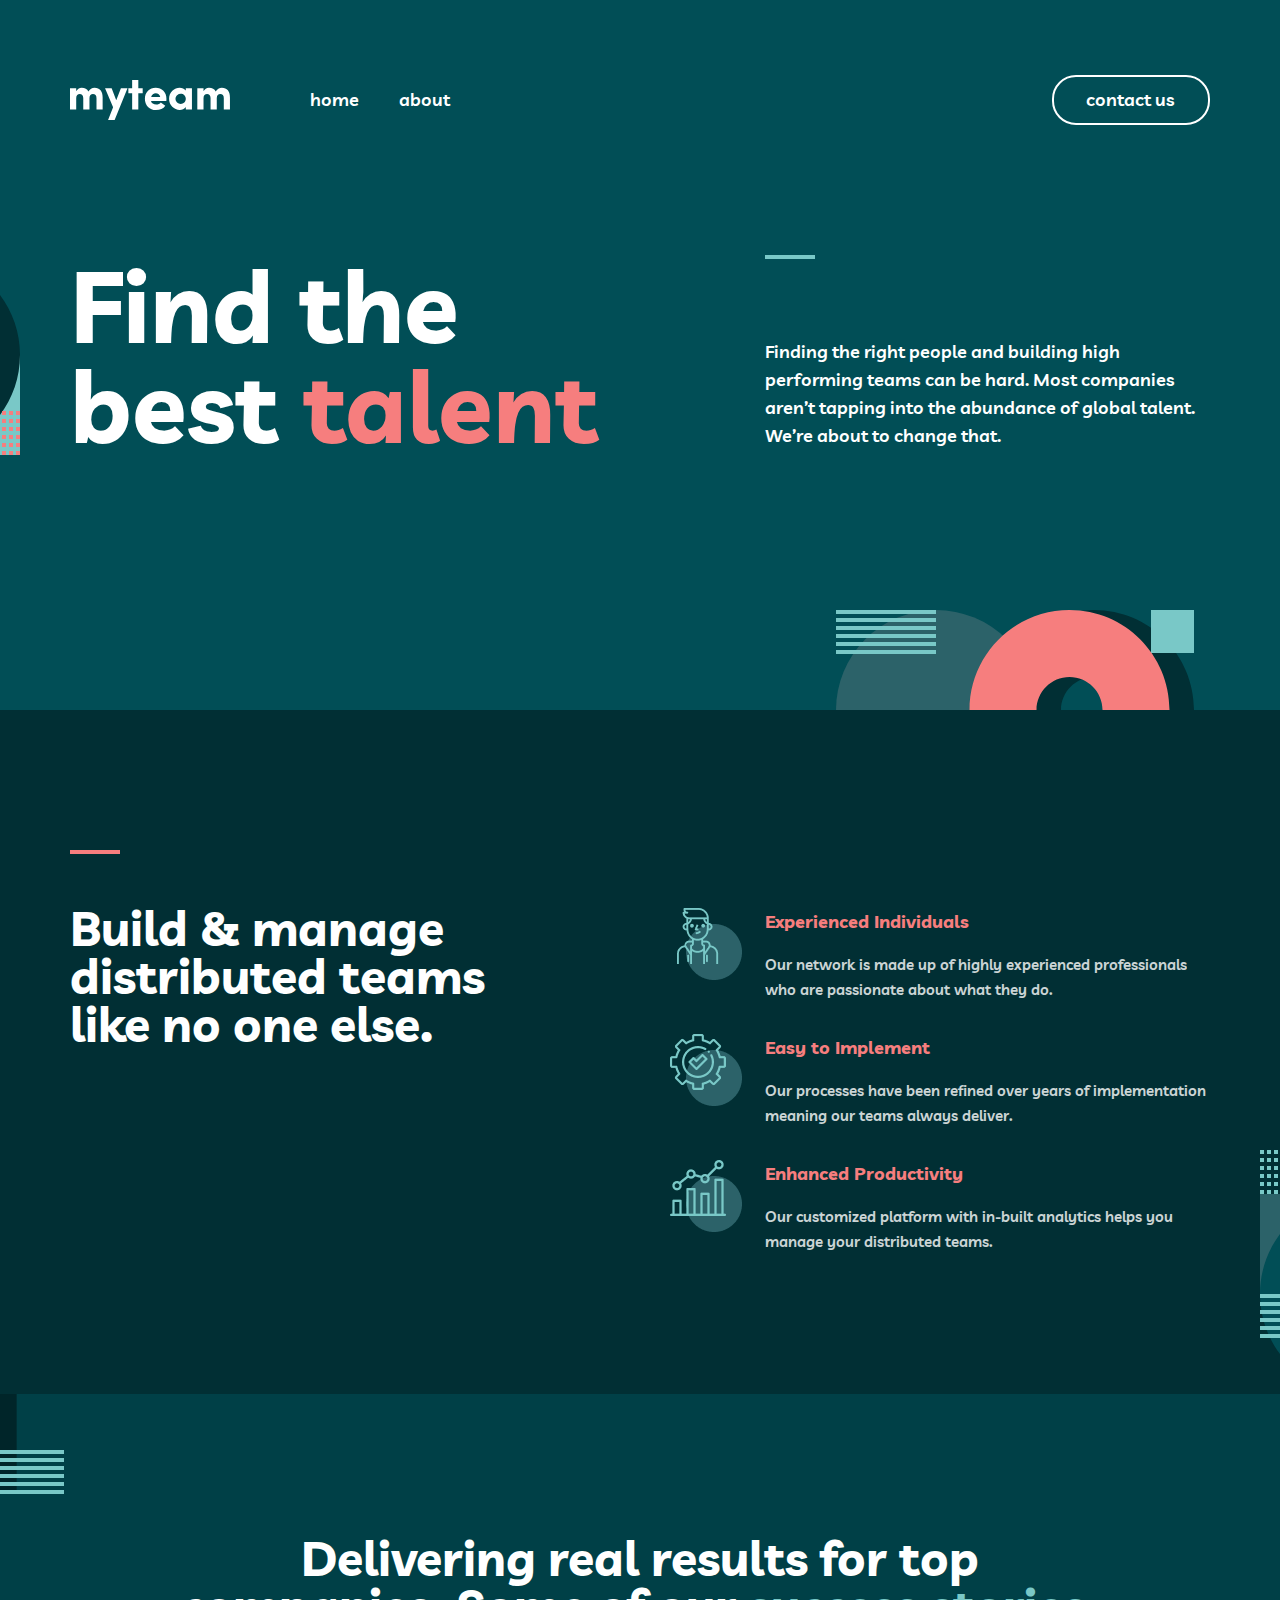
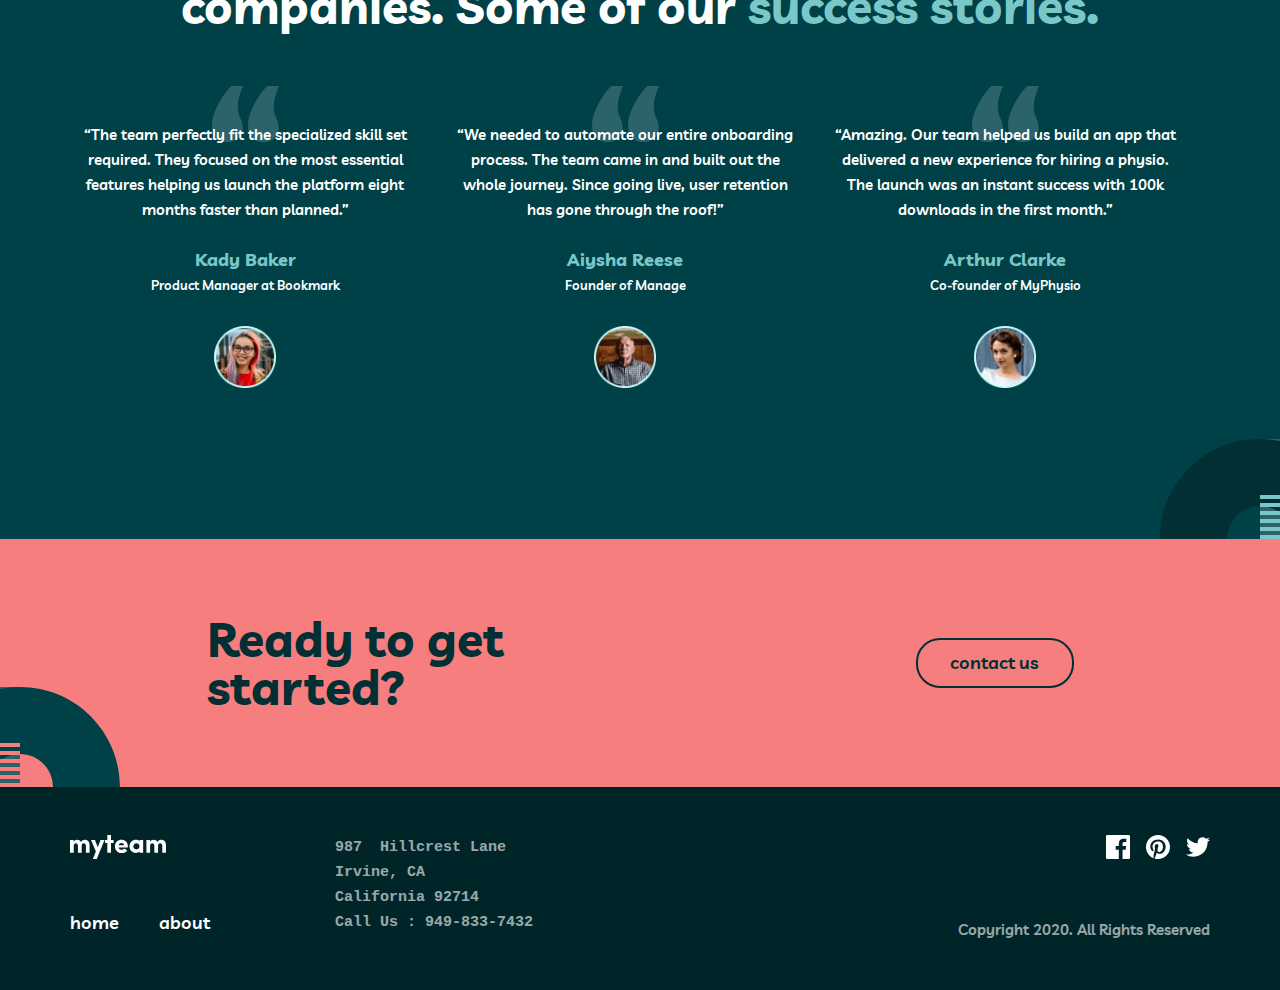
<file: index.html>
<!DOCTYPE html>
<html lang="en">

<head>
    <meta charset="UTF-8">
    <meta http-equiv="X-UA-Compatible" content="IE=edge">
    <meta name="viewport" content="width=device-width, initial-scale=1.0">
    <title>myTeam</title>
    <link rel="stylesheet" href="css/main.css">
</head>

<body>
    <header class="site-header">
        <div class="container site-header__container">
            <a class="logo site-header__logo" href="index.html">
                <img class="logo__img" src="images/myteam-logo.svg" alt="logo img" width="160" height="40">
            </a>
            <button class="site-header__menu-toggler"></button>
            <nav class="sitenav site-header__sitenav">
                <ul class="sitenav__list">
                    <li class="sitenav__item"><a class="sitenav__link" href="index.html">home</a></li>
                    <li class="sitenav__item"><a class="sitenav__link" href="about.html">about</a></li>
                </ul>
                <a class="sitenav__btn btn" href="contact.html">contact us</a>
            </nav>
        </div>
    </header>
    <main class="site-main">
        <section class="main-hero">
            <div class="container main-hero__container">
                <h1 class="main-hero__title">
                    Find the best&nbsp;<span>talent</span>
                </h1>
                <p class="main-hero__about">
                    Finding the right people and building high performing teams can be hard.
                    Most companies aren’t tapping into the abundance of global talent.
                    We’re about to change that.
                </p>
            </div>
        </section>

        <section class="build">
            <div class="container build__container">
                <h2 class="build__title">
                    Build & manage distributed teams like no one else.
                </h2>
                <ul class="build__list">
                    <li class="build__item">
                        <img class="build__img" src="images/experienced-individuals.png" alt="build img" width="72"
                            height="72">
                        <div class="build__item-wrap">
                            <h3 class="build__heading">Experienced Individuals</h3>
                            <p class="build__text">Our network is made up of highly
                                experienced professionals who are passionate about what they do.
                            </p>
                        </div>
                    </li>
                    <li class="build__item">
                        <img class="build__img" src="images/easy-to-emplement.png" alt="build img" width="72"
                            height="72">
                        <div class="build__item-wrap">
                            <h3 class="build__heading">Easy to Implement</h3>
                            <p class="build__text">Our processes have been
                                refined over years of implementation meaning our teams always deliver.
                            </p>
                        </div>
                    </li>
                    <li class="build__item">
                        <img class="build__img" src="images/enhanced-productivity.png" alt="build img" width="72"
                            height="72">
                        <div class="build__item-wrap">
                            <h3 class="build__heading">Enhanced Productivity</h3>
                            <p class="build__text">Our customized platform with in-built
                                analytics helps you manage your distributed teams.
                            </p>
                        </div>
                    </li>
                </ul>
            </div>
        </section>
        <section class="our">
            <div class="container our__container">
                <h2 class="our__title">Delivering real results for top companies. Some of our <span>success
                        stories.</span> </h2>
                <ul class="our__list">
                    <li class="our__item">
                        <p class="our__about"> “The team perfectly fit the specialized skill set required. They focused
                            on the most
                            essential features helping us launch the platform eight months faster than planned.”</p>
                        <h3 class="our__heading">Kady Baker</h3>
                        <span class="our__position">Product Manager at Bookmark</span>
                        <img class="our__img" src="images/kady-baker.png" alt="our img" width="62" height="62">
                    </li>
                    <li class="our__item">
                        <p class="our__about">“We needed to automate our entire onboarding process. The team came in and
                            built out
                            the whole journey. Since going live, user retention has gone through the roof!”</p>
                        <h3 class="our__heading">Aiysha Reese</h3>
                        <span class="our__position">Founder of Manage</span>
                        <img class="our__img" src="images/arthur-clarke.png" alt="our img" width="62" height="62">
                    </li>
                    <li class="our__item">
                        <p class="our__about">“Amazing. Our team helped us build an app that delivered a new experience
                            for hiring a physio.
                            The launch was an instant success with 100k downloads in the first month.”</p>
                        <h3 class="our__heading">Arthur Clarke</h3>
                        <span class="our__position">Co-founder of MyPhysio</span>
                        <img class="our__img" src="images/aiysha-reese.png" alt="our img" width="62" height="62">
                    </li>
                </ul>
            </div>
        </section>
        <section class="ready">
            <div class="container ready__container">
                <h2 class="ready__title">
                    Ready to get started?
                </h2>
                <a href="#" class="ready__btn btn">contact us</a>
            </div>
        </section>
    </main>

    <footer class="site-footer">
        <div class="container site-footer__container">
            <div class="site-footer__left">
                <div class="site-footer__left-wrap">
                    <a class="logo site-footer__logo" href="index.html"><img class="logo__img"
                            src="images/logo-img-footer.svg" alt="logo img" width="96" height="24"></a>
                    <div class="site-footer__menu">
                        <a class="site-footer__link" href="index.html">home</a>
                        <a class="site-footer__link" href="about.html">about</a>
                    </div>
                </div>
                <address class="site-footer__address">
                    <pre>987  Hillcrest Lane
Irvine, CA
California 92714
Call Us : 949-833-7432</pre>
                </address>
            </div>
            <div class="site-footer__right">
                <ul class="site-footer__social">
                    <li class="site-footer__social-item">
                        <a class="site-footer__social-link" href="https://www.facebook.com/facebook/">
                            <svg class=".site-footer__social-img" width="24" height="24" viewBox="0 0 24 24" fill="none"
                                xmlns="http://www.w3.org/2000/svg">
                                <path
                                    d="M22.675 0H1.325C0.593 0 0 0.593 0 1.325V22.676C0 23.407 0.593 24 1.325 24H12.82V14.706H9.692V11.084H12.82V8.413C12.82 5.313 14.713 3.625 17.479 3.625C18.804 3.625 19.942 3.724 20.274 3.768V7.008L18.356 7.009C16.852 7.009 16.561 7.724 16.561 8.772V11.085H20.148L19.681 14.707H16.561V24H22.677C23.407 24 24 23.407 24 22.675V1.325C24 0.593 23.407 0 22.675 0Z"
                                    fill="white" />
                            </svg>
                        </a>
                    </li>
                    <li class="site-footer__social-item">
                        <a class="site-footer__social-link" href="https://www.pinterest.com/">
                            <svg class=".site-footer__social-img" width="24" height="24" viewBox="0 0 24 24" fill="none"
                                xmlns="http://www.w3.org/2000/svg">
                                <path id="pinterest-icon"
                                    d="M12 0C5.373 0 0 5.372 0 12C0 17.084 3.163 21.426 7.627 23.174C7.522 22.225 7.427 20.769 7.669 19.733C7.887 18.796 9.076 13.768 9.076 13.768C9.076 13.768 8.717 13.049 8.717 11.986C8.717 10.318 9.684 9.072 10.888 9.072C11.911 9.072 12.406 9.841 12.406 10.762C12.406 11.791 11.751 13.33 11.412 14.757C11.129 15.951 12.011 16.926 13.189 16.926C15.322 16.926 16.961 14.677 16.961 11.431C16.961 8.558 14.897 6.549 11.949 6.549C8.535 6.549 6.531 9.11 6.531 11.756C6.531 12.787 6.928 13.894 7.424 14.494C7.522 14.613 7.536 14.718 7.507 14.839L7.174 16.199C7.121 16.419 7 16.466 6.772 16.36C5.273 15.662 4.336 13.471 4.336 11.711C4.336 7.926 7.086 4.449 12.265 4.449C16.428 4.449 19.663 7.416 19.663 11.38C19.663 15.516 17.056 18.844 13.436 18.844C12.22 18.844 11.077 18.213 10.686 17.466L9.938 20.319C9.667 21.362 8.936 22.669 8.446 23.465C9.57 23.812 10.763 24 12 24C18.627 24 24 18.627 24 12C24 5.372 18.627 0 12 0Z"
                                    fill="white" />
                            </svg>
                        </a>
                    </li>
                    <li class="site-footer__social-item">
                        <a class="site-footer__social-link" href="https://twitter.com/">
                            <svg class=".site-footer__social-img" width="24" height="20" viewBox="0 0 24 20" fill="none"
                                xmlns="http://www.w3.org/2000/svg">
                                <path id="twitter-icon"
                                    d="M24 2.55699C23.117 2.94899 22.168 3.21299 21.172 3.33199C22.189 2.72299 22.97 1.75799 23.337 0.607986C22.386 1.17199 21.332 1.58199 20.21 1.80299C19.313 0.845986 18.032 0.247986 16.616 0.247986C13.437 0.247986 11.101 3.21399 11.819 6.29299C7.728 6.08799 4.1 4.12799 1.671 1.14899C0.381 3.36199 1.002 6.25699 3.194 7.72299C2.388 7.69699 1.628 7.47599 0.965 7.10699C0.911 9.38799 2.546 11.522 4.914 11.997C4.221 12.185 3.462 12.229 2.69 12.081C3.316 14.037 5.134 15.46 7.29 15.5C5.22 17.123 2.612 17.848 0 17.54C2.179 18.937 4.768 19.752 7.548 19.752C16.69 19.752 21.855 12.031 21.543 5.10599C22.505 4.41099 23.34 3.54399 24 2.55699Z"
                                    fill="white" />
                            </svg>
                        </a>
                    </li>
                </ul>
                <p class="site-footer__about">
                    Copyright 2020. All Rights Reserved
                </p>
            </div>
        </div>

    </footer>

    <script src="js/script.js"></script>
</body>

</html>
</file>
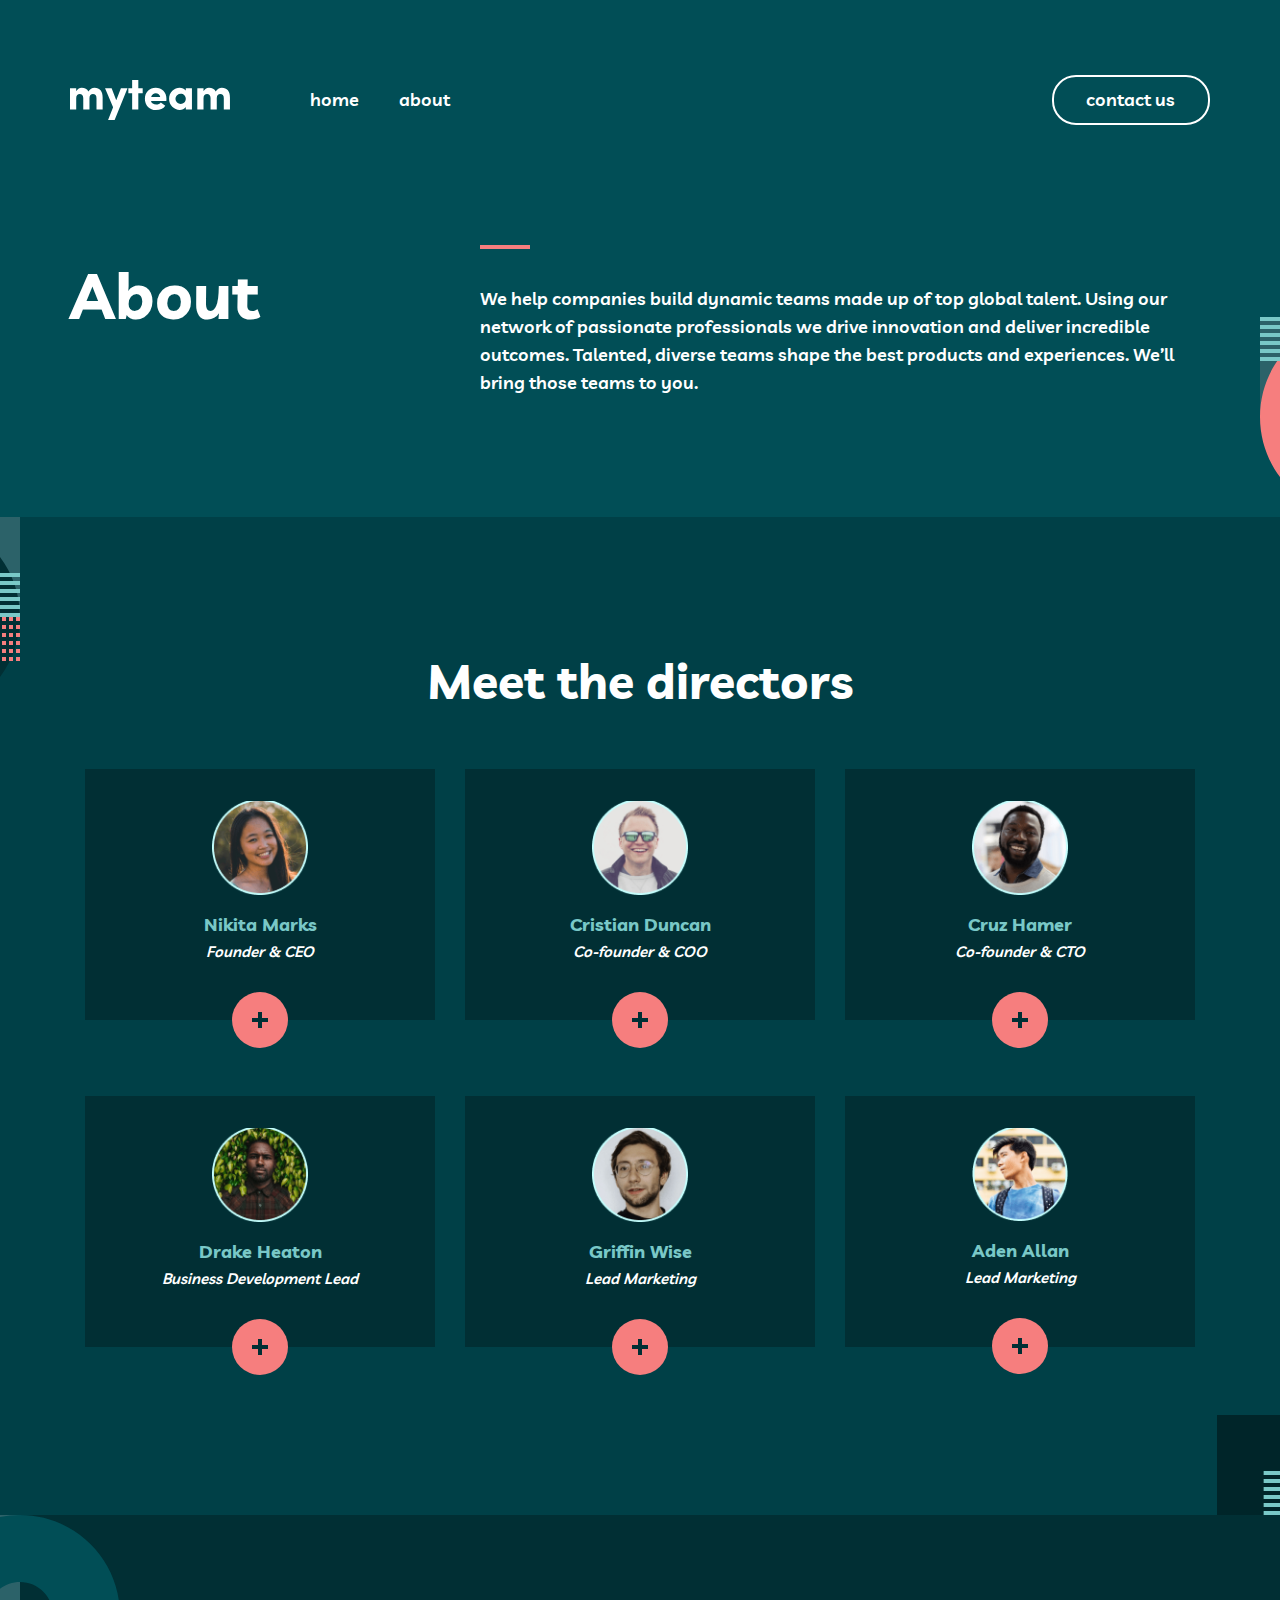
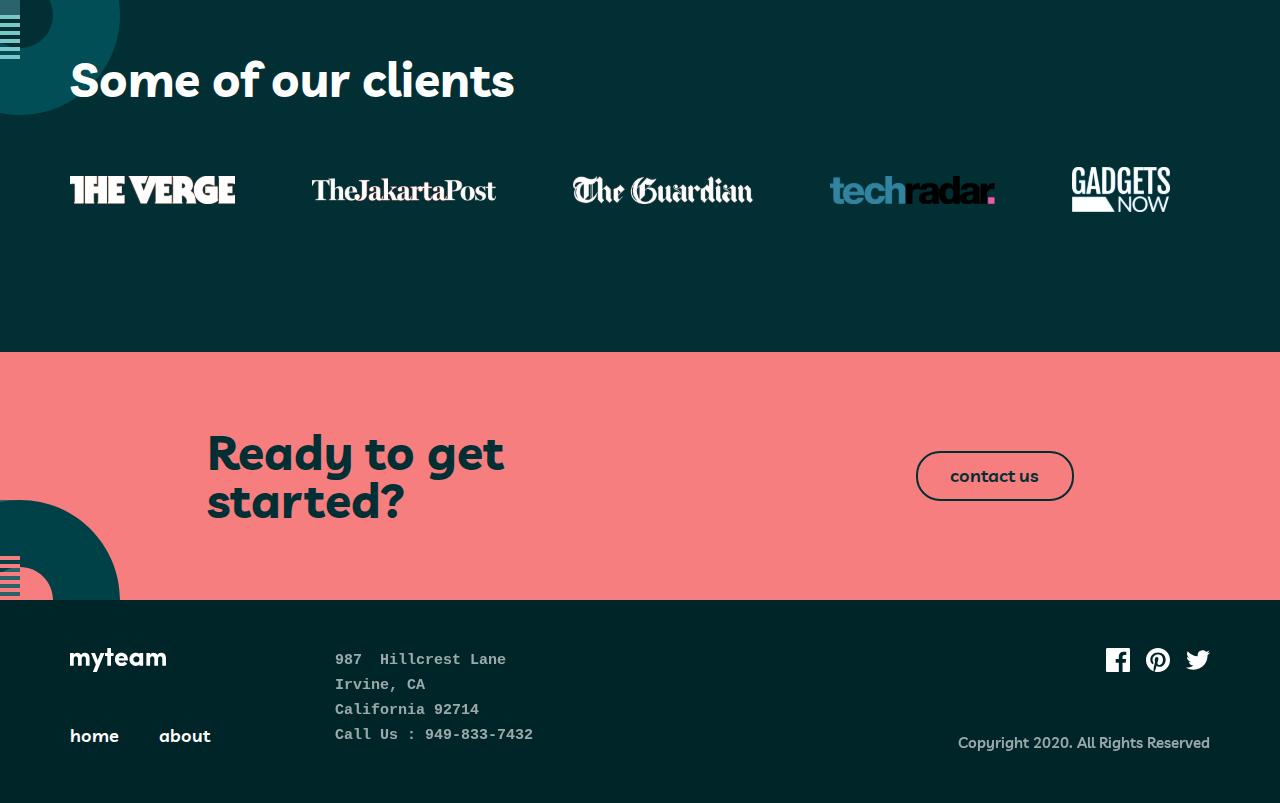
<file: about.html>
<!DOCTYPE html>
<html lang="en">

<head>
    <meta charset="UTF-8">
    <meta http-equiv="X-UA-Compatible" content="IE=edge">
    <meta name="viewport" content="width=device-width, initial-scale=1.0">
    <title>About</title>
    <link rel="stylesheet" href="css/main.css">
</head>

<body>
    <header class="site-header">
        <div class="container site-header__container">
            <a class="logo site-header__logo" href="index.html">
                <img class="logo__img" src="images/myteam-logo.svg" alt="logo img" width="160" height="40">
            </a>
            <button class="site-header__menu-toggler"></button>
            <nav class="sitenav site-header__sitenav">
                <ul class="sitenav__list">
                    <li class="sitenav__item"><a class="sitenav__link" href="index.html">home</a></li>
                    <li class="sitenav__item"><a class="sitenav__link" href="about.html">about</a></li>
                </ul>
                <a class="sitenav__btn btn" href="contact.html">contact us</a>
            </nav>
        </div>
    </header>
    <main class="site-main">

        <section class="about-hero">
            <div class="container about-hero__container">
                <h1 class="about-hero__title">
                    About
                </h1>
                <p class="about-hero__text">
                    We help companies build dynamic teams made up of top global talent. Using our network
                    of passionate professionals we drive innovation and deliver incredible outcomes.
                    Talented, diverse teams shape the best products and experiences. We’ll bring those teams to you.
                </p>
            </div>
        </section>
        <section class="meet">
            <div class="container meet__container">
                <h2 class="meet__title">
                    Meet the directors
                </h2>
                <ul class="meet__list ">
                    <li class="meet__item" id="toggler1">
                        <div class="meet__wrap">
                            <img src="images/nikita-marks.png" alt="meet person img" class="meet__img" width="96"
                                height="96">
                            <h3 class="meet__person">Nikita Marks</h3>
                            <span class="meet__position">Founder & CEO</span>
                        </div>
                        <div class="meet__wrap-close">
                            <h3 class="meet__person">Nikita Marks</h3>
                            <p class="meet__text">“Empowered teams create truly amazing products. Set the north star and
                                let them follow it.”
                            </p>
                            <div class="meet__social">
                                <a href="#" class="meet__social-link">
                                    <svg width="24" height="20" viewBox="0 0 24 20" fill="none"
                                        xmlns="http://www.w3.org/2000/svg">
                                        <path id="twitter-icon1"
                                            d="M24 2.55699C23.117 2.94899 22.168 3.21299 21.172 3.33199C22.189 2.72299 22.97 1.75799 23.337 0.607986C22.386 1.17199 21.332 1.58199 20.21 1.80299C19.313 0.845986 18.032 0.247986 16.616 0.247986C13.437 0.247986 11.101 3.21399 11.819 6.29299C7.728 6.08799 4.1 4.12799 1.671 1.14899C0.381 3.36199 1.002 6.25699 3.194 7.72299C2.388 7.69699 1.628 7.47599 0.965 7.10699C0.911 9.38799 2.546 11.522 4.914 11.997C4.221 12.185 3.462 12.229 2.69 12.081C3.316 14.037 5.134 15.46 7.29 15.5C5.22 17.123 2.612 17.848 0 17.54C2.179 18.937 4.768 19.752 7.548 19.752C16.69 19.752 21.855 12.031 21.543 5.10599C22.505 4.41099 23.34 3.54399 24 2.55699Z"
                                            fill="white" />
                                    </svg>
                                </a>
                                <a href="#" class="meet__social-link">
                                    <svg width="20" height="20" viewBox="0 0 20 20" fill="none"
                                        xmlns="http://www.w3.org/2000/svg">
                                        <g id="linked-in-icon1">
                                            <path id="Shape1" fill-rule="evenodd" clip-rule="evenodd"
                                                d="M2 0H18C19.1 0 20 0.9 20 2V18C20 19.1 19.1 20 18 20H2C0.9 20 0 19.1 0 18V2C0 0.9 0.9 0 2 0ZM6 17V8H3V17H6ZM4.5 6.3C3.5 6.3 2.7 5.5 2.7 4.5C2.7 3.5 3.5 2.7 4.5 2.7C5.5 2.7 6.3 3.5 6.3 4.5C6.3 5.5 5.5 6.3 4.5 6.3ZM14 17H17V11.3C17 9.4 15.4 7.8 13.5 7.8C12.6 7.8 11.5 8.4 11 9.2V8H8V17H11V11.7C11 10.9 11.7 10.2 12.5 10.2C13.3 10.2 14 10.9 14 11.7V17Z"
                                                fill="white" />
                                        </g>
                                    </svg>
                                </a>
                            </div>
                        </div>
                        <button class="meet__btn"></button>
                    </li>
                    <li class="meet__item" id="toggler2">
                        <div class="meet__wrap">
                            <img src="images/cristian-duncan.png" alt="meet person img" class="meet__img" width="96"
                                height="96">
                            <h3 class="meet__person">Cristian Duncan</h3>
                            <span class="meet__position">Co-founder & COO</span>
                        </div>
                        <div class="meet__wrap-close">
                            <h3 class="meet__person">Cristian Duncan</h3>
                            <p class="meet__text">“Empowered teams create truly amazing products. Set the north star and
                                let them follow it.”
                            </p>
                            <div class="meet__social">
                                <a href="#" class="meet__social-link">
                                    <svg width="24" height="20" viewBox="0 0 24 20" fill="none"
                                        xmlns="http://www.w3.org/2000/svg">
                                        <path id="twitter-icon2"
                                            d="M24 2.55699C23.117 2.94899 22.168 3.21299 21.172 3.33199C22.189 2.72299 22.97 1.75799 23.337 0.607986C22.386 1.17199 21.332 1.58199 20.21 1.80299C19.313 0.845986 18.032 0.247986 16.616 0.247986C13.437 0.247986 11.101 3.21399 11.819 6.29299C7.728 6.08799 4.1 4.12799 1.671 1.14899C0.381 3.36199 1.002 6.25699 3.194 7.72299C2.388 7.69699 1.628 7.47599 0.965 7.10699C0.911 9.38799 2.546 11.522 4.914 11.997C4.221 12.185 3.462 12.229 2.69 12.081C3.316 14.037 5.134 15.46 7.29 15.5C5.22 17.123 2.612 17.848 0 17.54C2.179 18.937 4.768 19.752 7.548 19.752C16.69 19.752 21.855 12.031 21.543 5.10599C22.505 4.41099 23.34 3.54399 24 2.55699Z"
                                            fill="white" />
                                    </svg>
                                </a>
                                <a href="#" class="meet__social-link">
                                    <svg width="20" height="20" viewBox="0 0 20 20" fill="none"
                                        xmlns="http://www.w3.org/2000/svg">
                                        <g id="linked-in-icon2">
                                            <path id="Shape2" fill-rule="evenodd" clip-rule="evenodd"
                                                d="M2 0H18C19.1 0 20 0.9 20 2V18C20 19.1 19.1 20 18 20H2C0.9 20 0 19.1 0 18V2C0 0.9 0.9 0 2 0ZM6 17V8H3V17H6ZM4.5 6.3C3.5 6.3 2.7 5.5 2.7 4.5C2.7 3.5 3.5 2.7 4.5 2.7C5.5 2.7 6.3 3.5 6.3 4.5C6.3 5.5 5.5 6.3 4.5 6.3ZM14 17H17V11.3C17 9.4 15.4 7.8 13.5 7.8C12.6 7.8 11.5 8.4 11 9.2V8H8V17H11V11.7C11 10.9 11.7 10.2 12.5 10.2C13.3 10.2 14 10.9 14 11.7V17Z"
                                                fill="white" />
                                        </g>
                                    </svg>
                                </a>
                            </div>
                        </div>
                        <button class="meet__btn"></button>
                    </li>
                    <li class="meet__item" id="toggler3">
                        <div class="meet__wrap">
                            <img src="images/cruz-hamer.png" alt="meet person img" class="meet__img" width="96"
                                height="96">
                            <h3 class="meet__person">Cruz Hamer</h3>
                            <span class="meet__position">Co-founder & CTO</span>
                        </div>
                        <div class="meet__wrap-close">
                            <h3 class="meet__person">Cruz Hamer</h3>
                            <p class="meet__text">“Empowered teams create truly amazing products. Set the north star and
                                let them follow it.”
                            </p>
                            <div class="meet__social">
                                <a href="#" class="meet__social-link">
                                    <svg width="24" height="20" viewBox="0 0 24 20" fill="none"
                                        xmlns="http://www.w3.org/2000/svg">
                                        <path id="twitter-icon3"
                                            d="M24 2.55699C23.117 2.94899 22.168 3.21299 21.172 3.33199C22.189 2.72299 22.97 1.75799 23.337 0.607986C22.386 1.17199 21.332 1.58199 20.21 1.80299C19.313 0.845986 18.032 0.247986 16.616 0.247986C13.437 0.247986 11.101 3.21399 11.819 6.29299C7.728 6.08799 4.1 4.12799 1.671 1.14899C0.381 3.36199 1.002 6.25699 3.194 7.72299C2.388 7.69699 1.628 7.47599 0.965 7.10699C0.911 9.38799 2.546 11.522 4.914 11.997C4.221 12.185 3.462 12.229 2.69 12.081C3.316 14.037 5.134 15.46 7.29 15.5C5.22 17.123 2.612 17.848 0 17.54C2.179 18.937 4.768 19.752 7.548 19.752C16.69 19.752 21.855 12.031 21.543 5.10599C22.505 4.41099 23.34 3.54399 24 2.55699Z"
                                            fill="white" />
                                    </svg>
                                </a>
                                <a href="#" class="meet__social-link">
                                    <svg width="20" height="20" viewBox="0 0 20 20" fill="none"
                                        xmlns="http://www.w3.org/2000/svg">
                                        <g id="linked-in-icon3">
                                            <path id="Shape3" fill-rule="evenodd" clip-rule="evenodd"
                                                d="M2 0H18C19.1 0 20 0.9 20 2V18C20 19.1 19.1 20 18 20H2C0.9 20 0 19.1 0 18V2C0 0.9 0.9 0 2 0ZM6 17V8H3V17H6ZM4.5 6.3C3.5 6.3 2.7 5.5 2.7 4.5C2.7 3.5 3.5 2.7 4.5 2.7C5.5 2.7 6.3 3.5 6.3 4.5C6.3 5.5 5.5 6.3 4.5 6.3ZM14 17H17V11.3C17 9.4 15.4 7.8 13.5 7.8C12.6 7.8 11.5 8.4 11 9.2V8H8V17H11V11.7C11 10.9 11.7 10.2 12.5 10.2C13.3 10.2 14 10.9 14 11.7V17Z"
                                                fill="white" />
                                        </g>
                                    </svg>
                                </a>
                            </div>
                        </div>
                        <button class="meet__btn"></button>
                    </li>
                    <li class="meet__item" id="toggler4">
                        <div class="meet__wrap">
                            <img src="images/drake-heaton.png" alt="meet person img" class="meet__img" width="96"
                                height="96">
                            <h3 class="meet__person">Drake Heaton</h3>
                            <span class="meet__position">Business Development Lead</span>
                        </div>
                        <div class="meet__wrap-close">
                            <h3 class="meet__person">Drake Heaton</h3>
                            <p class="meet__text">“Empowered teams create truly amazing products. Set the north star and
                                let them follow it.”
                            </p>
                            <div class="meet__social">
                                <a href="#" class="meet__social-link">
                                    <svg width="24" height="20" viewBox="0 0 24 20" fill="none"
                                        xmlns="http://www.w3.org/2000/svg">
                                        <path id="twitter-icon4"
                                            d="M24 2.55699C23.117 2.94899 22.168 3.21299 21.172 3.33199C22.189 2.72299 22.97 1.75799 23.337 0.607986C22.386 1.17199 21.332 1.58199 20.21 1.80299C19.313 0.845986 18.032 0.247986 16.616 0.247986C13.437 0.247986 11.101 3.21399 11.819 6.29299C7.728 6.08799 4.1 4.12799 1.671 1.14899C0.381 3.36199 1.002 6.25699 3.194 7.72299C2.388 7.69699 1.628 7.47599 0.965 7.10699C0.911 9.38799 2.546 11.522 4.914 11.997C4.221 12.185 3.462 12.229 2.69 12.081C3.316 14.037 5.134 15.46 7.29 15.5C5.22 17.123 2.612 17.848 0 17.54C2.179 18.937 4.768 19.752 7.548 19.752C16.69 19.752 21.855 12.031 21.543 5.10599C22.505 4.41099 23.34 3.54399 24 2.55699Z"
                                            fill="white" />
                                    </svg>
                                </a>
                                <a href="#" class="meet__social-link">
                                    <svg width="20" height="20" viewBox="0 0 20 20" fill="none"
                                        xmlns="http://www.w3.org/2000/svg">
                                        <g id="linked-in-icon4">
                                            <path id="Shape4" fill-rule="evenodd" clip-rule="evenodd"
                                                d="M2 0H18C19.1 0 20 0.9 20 2V18C20 19.1 19.1 20 18 20H2C0.9 20 0 19.1 0 18V2C0 0.9 0.9 0 2 0ZM6 17V8H3V17H6ZM4.5 6.3C3.5 6.3 2.7 5.5 2.7 4.5C2.7 3.5 3.5 2.7 4.5 2.7C5.5 2.7 6.3 3.5 6.3 4.5C6.3 5.5 5.5 6.3 4.5 6.3ZM14 17H17V11.3C17 9.4 15.4 7.8 13.5 7.8C12.6 7.8 11.5 8.4 11 9.2V8H8V17H11V11.7C11 10.9 11.7 10.2 12.5 10.2C13.3 10.2 14 10.9 14 11.7V17Z"
                                                fill="white" />
                                        </g>
                                    </svg>
                                </a>
                            </div>
                        </div>
                        <button class="meet__btn"></button>
                    </li>
                    <li class="meet__item" id="toggler5">
                        <div class="meet__wrap">
                            <img src="images/griffin-wise.png" alt="meet person img" class="meet__img" width="96"
                                height="96">
                            <h3 class="meet__person">Griffin Wise</h3>
                            <span class="meet__position">Lead Marketing</span>
                        </div>
                        <div class="meet__wrap-close">
                            <h3 class="meet__person">Griffin Wise</h3>
                            <p class="meet__text">“Empowered teams create truly amazing products. Set the north star and
                                let them follow it.”
                            </p>
                            <div class="meet__social">
                                <a href="#" class="meet__social-link">
                                    <svg width="24" height="20" viewBox="0 0 24 20" fill="none"
                                        xmlns="http://www.w3.org/2000/svg">
                                        <path id="twitter-icon5"
                                            d="M24 2.55699C23.117 2.94899 22.168 3.21299 21.172 3.33199C22.189 2.72299 22.97 1.75799 23.337 0.607986C22.386 1.17199 21.332 1.58199 20.21 1.80299C19.313 0.845986 18.032 0.247986 16.616 0.247986C13.437 0.247986 11.101 3.21399 11.819 6.29299C7.728 6.08799 4.1 4.12799 1.671 1.14899C0.381 3.36199 1.002 6.25699 3.194 7.72299C2.388 7.69699 1.628 7.47599 0.965 7.10699C0.911 9.38799 2.546 11.522 4.914 11.997C4.221 12.185 3.462 12.229 2.69 12.081C3.316 14.037 5.134 15.46 7.29 15.5C5.22 17.123 2.612 17.848 0 17.54C2.179 18.937 4.768 19.752 7.548 19.752C16.69 19.752 21.855 12.031 21.543 5.10599C22.505 4.41099 23.34 3.54399 24 2.55699Z"
                                            fill="white" />
                                    </svg>
                                </a>
                                <a href="#" class="meet__social-link">
                                    <svg width="20" height="20" viewBox="0 0 20 20" fill="none"
                                        xmlns="http://www.w3.org/2000/svg">
                                        <g id="linked-in-icon5">
                                            <path id="Shape5" fill-rule="evenodd" clip-rule="evenodd"
                                                d="M2 0H18C19.1 0 20 0.9 20 2V18C20 19.1 19.1 20 18 20H2C0.9 20 0 19.1 0 18V2C0 0.9 0.9 0 2 0ZM6 17V8H3V17H6ZM4.5 6.3C3.5 6.3 2.7 5.5 2.7 4.5C2.7 3.5 3.5 2.7 4.5 2.7C5.5 2.7 6.3 3.5 6.3 4.5C6.3 5.5 5.5 6.3 4.5 6.3ZM14 17H17V11.3C17 9.4 15.4 7.8 13.5 7.8C12.6 7.8 11.5 8.4 11 9.2V8H8V17H11V11.7C11 10.9 11.7 10.2 12.5 10.2C13.3 10.2 14 10.9 14 11.7V17Z"
                                                fill="white" />
                                        </g>
                                    </svg>
                                </a>
                            </div>
                        </div>
                        <button class="meet__btn"></button>
                    </li>
                    <li class="meet__item" id="toggler6">
                        <div class="meet__wrap">
                            <img src="images/aden-allan.png" alt="meet person img" class="meet__img" width="96"
                                height="96">
                            <h3 class="meet__person">Aden Allan</h3>
                            <span class="meet__position">Lead Marketing</span>
                        </div>
                        <div class="meet__wrap-close">
                            <h3 class="meet__person">Aden Allan</h3>
                            <p class="meet__text">“Empowered teams create truly amazing products. Set the north star and
                                let them follow it.”
                            </p>
                            <div class="meet__social">
                                <a href="#" class="meet__social-link">
                                    <svg width="24" height="20" viewBox="0 0 24 20" fill="none"
                                        xmlns="http://www.w3.org/2000/svg">
                                        <path id="twitter-icon6"
                                            d="M24 2.55699C23.117 2.94899 22.168 3.21299 21.172 3.33199C22.189 2.72299 22.97 1.75799 23.337 0.607986C22.386 1.17199 21.332 1.58199 20.21 1.80299C19.313 0.845986 18.032 0.247986 16.616 0.247986C13.437 0.247986 11.101 3.21399 11.819 6.29299C7.728 6.08799 4.1 4.12799 1.671 1.14899C0.381 3.36199 1.002 6.25699 3.194 7.72299C2.388 7.69699 1.628 7.47599 0.965 7.10699C0.911 9.38799 2.546 11.522 4.914 11.997C4.221 12.185 3.462 12.229 2.69 12.081C3.316 14.037 5.134 15.46 7.29 15.5C5.22 17.123 2.612 17.848 0 17.54C2.179 18.937 4.768 19.752 7.548 19.752C16.69 19.752 21.855 12.031 21.543 5.10599C22.505 4.41099 23.34 3.54399 24 2.55699Z"
                                            fill="white" />
                                    </svg>
                                </a>
                                <a href="#" class="meet__social-link">
                                    <svg width="20" height="20" viewBox="0 0 20 20" fill="none"
                                        xmlns="http://www.w3.org/2000/svg">
                                        <g id="linked-in-icon6">
                                            <path id="Shape6" fill-rule="evenodd" clip-rule="evenodd"
                                                d="M2 0H18C19.1 0 20 0.9 20 2V18C20 19.1 19.1 20 18 20H2C0.9 20 0 19.1 0 18V2C0 0.9 0.9 0 2 0ZM6 17V8H3V17H6ZM4.5 6.3C3.5 6.3 2.7 5.5 2.7 4.5C2.7 3.5 3.5 2.7 4.5 2.7C5.5 2.7 6.3 3.5 6.3 4.5C6.3 5.5 5.5 6.3 4.5 6.3ZM14 17H17V11.3C17 9.4 15.4 7.8 13.5 7.8C12.6 7.8 11.5 8.4 11 9.2V8H8V17H11V11.7C11 10.9 11.7 10.2 12.5 10.2C13.3 10.2 14 10.9 14 11.7V17Z"
                                                fill="white" />
                                        </g>
                                    </svg>
                                </a>
                            </div>
                        </div>
                        <button class="meet__btn"></button>
                    </li>
                </ul>
            </div>
        </section>

        <section class="clients">
            <div class="container clients__container">
                <h2 class="clients__title">
                    Some of our clients
                </h2>
                <ul class="clients__list">
                    <li class="clients__item">
                        <a class="clients__link" href="#">
                            <img class="clients__img" src="images/clients-img1.svg" alt="clients img" width="165"
                                height="28">
                        </a>
                    </li>
                    <li class="clients__item">
                        <a class="clients__link" href="#">
                            <img class="clients__img" src="images/clients-img2.svg" alt="clients img" width="184"
                                height="23">
                        </a>
                    </li>
                    <li class="clients__item">
                        <a class="clients__link" href="#">
                            <img class="clients__img" src="images/clients-img3.svg" alt="clients img" width="180"
                                height="28">
                        </a>
                    </li>
                    <li class="clients__item">
                        <a class="clients__link" href="#">
                            <img class="clients__img" src="images/clients-img4.svg" alt="clients img" width="165"
                                height="28">
                        </a>
                    </li>
                    <li class="clients__item">
                        <a class="clients__link" href="#">
                            <img class="clients__img" src="images/clients-img5.svg" alt="clients img" width="98"
                                height="45">
                        </a>
                    </li>
                </ul>
            </div>
        </section>

        <section class="ready">
            <div class="container ready__container">
                <h2 class="ready__title">
                    Ready to get started?
                </h2>
                <a href="#" class="ready__btn btn">contact us</a>
            </div>
        </section>
    </main>

    <footer class="site-footer">
        <div class="container site-footer__container">
            <div class="site-footer__left">
                <div class="site-footer__left-wrap">
                    <a class="logo site-footer__logo" href="index.html"><img class="logo__img"
                            src="images/logo-img-footer.svg" alt="logo img" width="96" height="24"></a>
                    <div class="site-footer__menu">
                        <a class="site-footer__link" href="index.html">home</a>
                        <a class="site-footer__link" href="about.html">about</a>
                    </div>
                </div>
                <address class="site-footer__address">
                    <pre>987  Hillcrest Lane
Irvine, CA
California 92714
Call Us : 949-833-7432</pre>
                </address>
            </div>
            <div class="site-footer__right">
                <ul class="site-footer__social">
                    <li class="site-footer__social-item">
                        <a class="site-footer__social-link" href="https://www.facebook.com/facebook/">
                            <svg class=".site-footer__social-img" width="24" height="24" viewBox="0 0 24 24" fill="none"
                                xmlns="http://www.w3.org/2000/svg">
                                <path
                                    d="M22.675 0H1.325C0.593 0 0 0.593 0 1.325V22.676C0 23.407 0.593 24 1.325 24H12.82V14.706H9.692V11.084H12.82V8.413C12.82 5.313 14.713 3.625 17.479 3.625C18.804 3.625 19.942 3.724 20.274 3.768V7.008L18.356 7.009C16.852 7.009 16.561 7.724 16.561 8.772V11.085H20.148L19.681 14.707H16.561V24H22.677C23.407 24 24 23.407 24 22.675V1.325C24 0.593 23.407 0 22.675 0Z"
                                    fill="white" />
                            </svg>
                        </a>
                    </li>
                    <li class="site-footer__social-item">
                        <a class="site-footer__social-link" href="https://www.pinterest.com/">
                            <svg class=".site-footer__social-img" width="24" height="24" viewBox="0 0 24 24" fill="none"
                                xmlns="http://www.w3.org/2000/svg">
                                <path id="pinterest-icon"
                                    d="M12 0C5.373 0 0 5.372 0 12C0 17.084 3.163 21.426 7.627 23.174C7.522 22.225 7.427 20.769 7.669 19.733C7.887 18.796 9.076 13.768 9.076 13.768C9.076 13.768 8.717 13.049 8.717 11.986C8.717 10.318 9.684 9.072 10.888 9.072C11.911 9.072 12.406 9.841 12.406 10.762C12.406 11.791 11.751 13.33 11.412 14.757C11.129 15.951 12.011 16.926 13.189 16.926C15.322 16.926 16.961 14.677 16.961 11.431C16.961 8.558 14.897 6.549 11.949 6.549C8.535 6.549 6.531 9.11 6.531 11.756C6.531 12.787 6.928 13.894 7.424 14.494C7.522 14.613 7.536 14.718 7.507 14.839L7.174 16.199C7.121 16.419 7 16.466 6.772 16.36C5.273 15.662 4.336 13.471 4.336 11.711C4.336 7.926 7.086 4.449 12.265 4.449C16.428 4.449 19.663 7.416 19.663 11.38C19.663 15.516 17.056 18.844 13.436 18.844C12.22 18.844 11.077 18.213 10.686 17.466L9.938 20.319C9.667 21.362 8.936 22.669 8.446 23.465C9.57 23.812 10.763 24 12 24C18.627 24 24 18.627 24 12C24 5.372 18.627 0 12 0Z"
                                    fill="white" />
                            </svg>
                        </a>
                    </li>
                    <li class="site-footer__social-item">
                        <a class="site-footer__social-link" href="https://twitter.com/">
                            <svg class=".site-footer__social-img" width="24" height="20" viewBox="0 0 24 20" fill="none"
                                xmlns="http://www.w3.org/2000/svg">
                                <path id="twitter-icon"
                                    d="M24 2.55699C23.117 2.94899 22.168 3.21299 21.172 3.33199C22.189 2.72299 22.97 1.75799 23.337 0.607986C22.386 1.17199 21.332 1.58199 20.21 1.80299C19.313 0.845986 18.032 0.247986 16.616 0.247986C13.437 0.247986 11.101 3.21399 11.819 6.29299C7.728 6.08799 4.1 4.12799 1.671 1.14899C0.381 3.36199 1.002 6.25699 3.194 7.72299C2.388 7.69699 1.628 7.47599 0.965 7.10699C0.911 9.38799 2.546 11.522 4.914 11.997C4.221 12.185 3.462 12.229 2.69 12.081C3.316 14.037 5.134 15.46 7.29 15.5C5.22 17.123 2.612 17.848 0 17.54C2.179 18.937 4.768 19.752 7.548 19.752C16.69 19.752 21.855 12.031 21.543 5.10599C22.505 4.41099 23.34 3.54399 24 2.55699Z"
                                    fill="white" />
                            </svg>
                        </a>
                    </li>
                </ul>
                <p class="site-footer__about">
                    Copyright 2020. All Rights Reserved
                </p>
            </div>
        </div>

    </footer>

    <script src="js/script.js"></script>
</body>

</html>
</file>
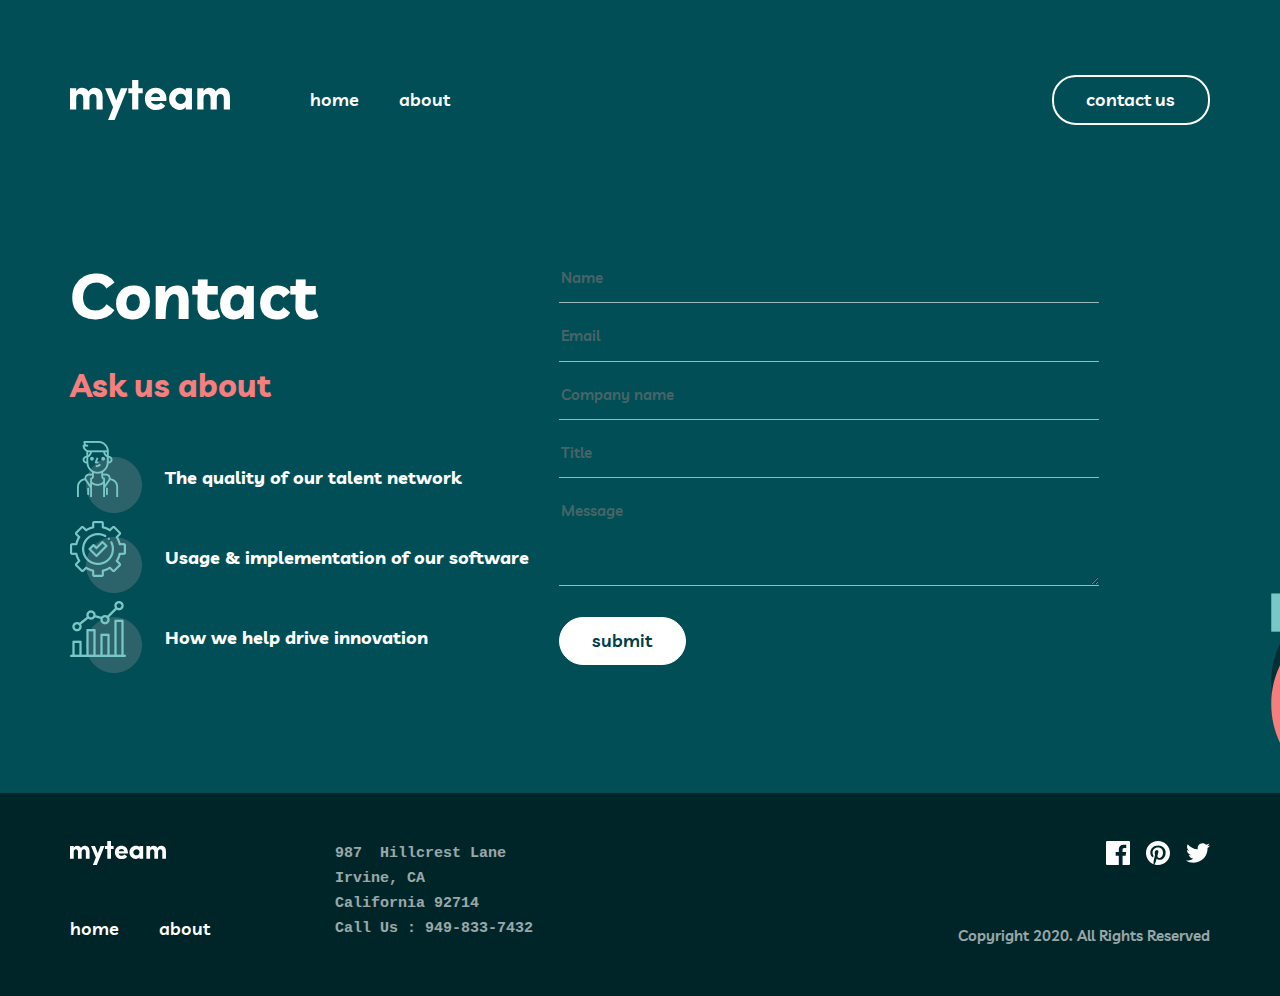
<file: contact.html>
<!DOCTYPE html>
<html lang="en">

<head>
    <meta charset="UTF-8">
    <meta http-equiv="X-UA-Compatible" content="IE=edge">
    <meta name="viewport" content="width=device-width, initial-scale=1.0">
    <title>About</title>
    <link rel="stylesheet" href="css/main.css">
</head>

<body>
    <header class="site-header">
        <div class="container site-header__container">
            <a class="logo site-header__logo" href="index.html">
                <img class="logo__img" src="images/myteam-logo.svg" alt="logo img" width="160" height="40">
            </a>
            <button class="site-header__menu-toggler"></button>
            <nav class="sitenav site-header__sitenav">
                <ul class="sitenav__list">
                    <li class="sitenav__item"><a class="sitenav__link" href="index.html">home</a></li>
                    <li class="sitenav__item"><a class="sitenav__link" href="about.html">about</a></li>
                </ul>
                <a class="sitenav__btn btn" href="contact.html">contact us</a>
            </nav>
        </div>
    </header>
    <main class="site-main">

        <section class="contact">
            <div class="container contact__container">
                <div class="contact__wrap">
                    <h1 class="contact__title">
                        Contact
                    </h1>
                    <p class="contact__about">
                        Ask us about
                    </p>
                    <ul class="contact__list">
                        <li class="contact__item">
                            <img class="contact__img" src="images/experienced-individuals.png" alt="contact img"
                                width="72" height="72">
                            <h3 class="contact__heading">The quality of our talent network</h3>
                        </li>
                        <li class="contact__item">
                            <img class="contact__img" src="images/easy-to-emplement.png" alt="contact img" width="72"
                                height="72">
                            <h3 class="contact__heading">Usage & implementation of our software</h3>
                        </li>
                        <li class="contact__item">
                            <img class="contact__img" src="images/enhanced-productivity.png" alt="contact img"
                                width="72" height="72">
                            <h3 class="contact__heading">How we help drive innovation</h3>
                        </li>
                    </ul>
                </div>
                <form class="contact__form" action="#" method="POST">
                    <label for="name" class="contact__label"></label>
                    <input type="text" name="name" id="name" placeholder="Name" required>
                    <span class="contact__invalid">This field is required</span>
                    <label for="email" class="contact__label"></label>
                    <input type="email" name="mail" id="mail" placeholder="Email" required>
                    <span class="contact__invalid">This field is required</span>
                    <label for="name2" class="contact__label"></label>
                    <input type="text" name="name2" id="name2" placeholder="Company name" required>
                    <span class="contact__invalid">This field is required</span>
                    <label for="number" class="contact__label"></label>
                    <input type="number" name="number" id="number" placeholder="Title" required>
                    <span class="contact__invalid">This field is required</span>
                    <textarea name="textarea" id="textarea" cols="30" rows="10" placeholder="Message"
                        required></textarea>
                    <span class="contact__invalid">This field is required</span>
                    <button class="contact__submit btn" type="submit" value="submit">submit</button>
                </form>
            </div>
        </section>

    </main>

    <footer class="site-footer">
        <div class="container site-footer__container">
            <div class="site-footer__left">
                <div class="site-footer__left-wrap">
                    <a class="logo site-footer__logo" href="index.html"><img class="logo__img"
                            src="images/logo-img-footer.svg" alt="logo img" width="96" height="24"></a>
                    <div class="site-footer__menu">
                        <a class="site-footer__link" href="index.html">home</a>
                        <a class="site-footer__link" href="about.html">about</a>
                    </div>
                </div>
                <address class="site-footer__address">
                    <pre>987  Hillcrest Lane
Irvine, CA
California 92714
Call Us : 949-833-7432</pre>
                </address>
            </div>
            <div class="site-footer__right">
                <ul class="site-footer__social">
                    <li class="site-footer__social-item">
                        <a class="site-footer__social-link" href="https://www.facebook.com/facebook/">
                            <svg class=".site-footer__social-img" width="24" height="24" viewBox="0 0 24 24" fill="none"
                                xmlns="http://www.w3.org/2000/svg">
                                <path
                                    d="M22.675 0H1.325C0.593 0 0 0.593 0 1.325V22.676C0 23.407 0.593 24 1.325 24H12.82V14.706H9.692V11.084H12.82V8.413C12.82 5.313 14.713 3.625 17.479 3.625C18.804 3.625 19.942 3.724 20.274 3.768V7.008L18.356 7.009C16.852 7.009 16.561 7.724 16.561 8.772V11.085H20.148L19.681 14.707H16.561V24H22.677C23.407 24 24 23.407 24 22.675V1.325C24 0.593 23.407 0 22.675 0Z"
                                    fill="white" />
                            </svg>
                        </a>
                    </li>
                    <li class="site-footer__social-item">
                        <a class="site-footer__social-link" href="https://www.pinterest.com/">
                            <svg class=".site-footer__social-img" width="24" height="24" viewBox="0 0 24 24" fill="none"
                                xmlns="http://www.w3.org/2000/svg">
                                <path id="pinterest-icon"
                                    d="M12 0C5.373 0 0 5.372 0 12C0 17.084 3.163 21.426 7.627 23.174C7.522 22.225 7.427 20.769 7.669 19.733C7.887 18.796 9.076 13.768 9.076 13.768C9.076 13.768 8.717 13.049 8.717 11.986C8.717 10.318 9.684 9.072 10.888 9.072C11.911 9.072 12.406 9.841 12.406 10.762C12.406 11.791 11.751 13.33 11.412 14.757C11.129 15.951 12.011 16.926 13.189 16.926C15.322 16.926 16.961 14.677 16.961 11.431C16.961 8.558 14.897 6.549 11.949 6.549C8.535 6.549 6.531 9.11 6.531 11.756C6.531 12.787 6.928 13.894 7.424 14.494C7.522 14.613 7.536 14.718 7.507 14.839L7.174 16.199C7.121 16.419 7 16.466 6.772 16.36C5.273 15.662 4.336 13.471 4.336 11.711C4.336 7.926 7.086 4.449 12.265 4.449C16.428 4.449 19.663 7.416 19.663 11.38C19.663 15.516 17.056 18.844 13.436 18.844C12.22 18.844 11.077 18.213 10.686 17.466L9.938 20.319C9.667 21.362 8.936 22.669 8.446 23.465C9.57 23.812 10.763 24 12 24C18.627 24 24 18.627 24 12C24 5.372 18.627 0 12 0Z"
                                    fill="white" />
                            </svg>
                        </a>
                    </li>
                    <li class="site-footer__social-item">
                        <a class="site-footer__social-link" href="https://twitter.com/">
                            <svg class=".site-footer__social-img" width="24" height="20" viewBox="0 0 24 20" fill="none"
                                xmlns="http://www.w3.org/2000/svg">
                                <path id="twitter-icon"
                                    d="M24 2.55699C23.117 2.94899 22.168 3.21299 21.172 3.33199C22.189 2.72299 22.97 1.75799 23.337 0.607986C22.386 1.17199 21.332 1.58199 20.21 1.80299C19.313 0.845986 18.032 0.247986 16.616 0.247986C13.437 0.247986 11.101 3.21399 11.819 6.29299C7.728 6.08799 4.1 4.12799 1.671 1.14899C0.381 3.36199 1.002 6.25699 3.194 7.72299C2.388 7.69699 1.628 7.47599 0.965 7.10699C0.911 9.38799 2.546 11.522 4.914 11.997C4.221 12.185 3.462 12.229 2.69 12.081C3.316 14.037 5.134 15.46 7.29 15.5C5.22 17.123 2.612 17.848 0 17.54C2.179 18.937 4.768 19.752 7.548 19.752C16.69 19.752 21.855 12.031 21.543 5.10599C22.505 4.41099 23.34 3.54399 24 2.55699Z"
                                    fill="white" />
                            </svg>
                        </a>
                    </li>
                </ul>
                <p class="site-footer__about">
                    Copyright 2020. All Rights Reserved
                </p>
            </div>
        </div>

    </footer>

    <script src="js/script.js"></script>
</body>

</html>
</file>
<file: css/main.css>
/*! normalize.css v8.0.1 | MIT License | github.com/necolas/normalize.css */
html {
  line-height: 1.15;
  -webkit-text-size-adjust: 100%;
}

body {
  margin: 0;
}

main {
  display: block;
}

h1 {
  font-size: 2em;
  margin: .67em 0;
}

hr {
  -webkit-box-sizing: content-box;
          box-sizing: content-box;
  height: 0;
  overflow: visible;
}

pre {
  font-family: monospace,monospace;
  font-size: 1em;
}

a {
  background-color: transparent;
}

abbr[title] {
  border-bottom: none;
  text-decoration: underline;
  -webkit-text-decoration: underline dotted;
          text-decoration: underline dotted;
}

b, strong {
  font-weight: bolder;
}

code, kbd, samp {
  font-family: monospace,monospace;
  font-size: 1em;
}

small {
  font-size: 80%;
}

sub, sup {
  font-size: 75%;
  line-height: 0;
  position: relative;
  vertical-align: baseline;
}

sub {
  bottom: -.25em;
}

sup {
  top: -.5em;
}

img {
  border-style: none;
}

button, input, optgroup, select, textarea {
  font-family: inherit;
  font-size: 100%;
  line-height: 1.15;
  margin: 0;
}

button, input {
  overflow: visible;
}

button, select {
  text-transform: none;
}

[type=button], [type=reset], [type=submit], button {
  -webkit-appearance: button;
}

[type=button]::-moz-focus-inner, [type=reset]::-moz-focus-inner, [type=submit]::-moz-focus-inner, button::-moz-focus-inner {
  border-style: none;
  padding: 0;
}

[type=button]:-moz-focusring, [type=reset]:-moz-focusring, [type=submit]:-moz-focusring, button:-moz-focusring {
  outline: 1px dotted ButtonText;
}

fieldset {
  padding: .35em .75em .625em;
}

legend {
  -webkit-box-sizing: border-box;
          box-sizing: border-box;
  color: inherit;
  display: table;
  max-width: 100%;
  padding: 0;
  white-space: normal;
}

progress {
  vertical-align: baseline;
}

textarea {
  overflow: auto;
}

[type=checkbox], [type=radio] {
  -webkit-box-sizing: border-box;
          box-sizing: border-box;
  padding: 0;
}

[type=number]::-webkit-inner-spin-button, [type=number]::-webkit-outer-spin-button {
  height: auto;
}

[type=search] {
  -webkit-appearance: textfield;
  outline-offset: -2px;
}

[type=search]::-webkit-search-decoration {
  -webkit-appearance: none;
}

::-webkit-file-upload-button {
  -webkit-appearance: button;
  font: inherit;
}

details {
  display: block;
}

summary {
  display: list-item;
}

template {
  display: none;
}

[hidden] {
  display: none;
}

@font-face {
  font-family: "Livvic";
  src: url("../fonts/Livvic-Bold.woff2") format("woff2"), url("../fonts/Livvic-Bold.woff") format("woff");
  font-weight: bold;
  font-style: normal;
  font-display: swap;
}

@font-face {
  font-family: "Livvic";
  src: url("../fonts/Livvic-SemiBold.woff2") format("woff2"), url("../fonts/Livvic-SemiBold.woff") format("woff");
  font-weight: 600;
  font-style: normal;
  font-display: swap;
}

html {
  -webkit-box-sizing: border-box;
          box-sizing: border-box;
  height: 100%;
  scroll-behavior: smooth;
}

*,
*::before,
*::after {
  -webkit-box-sizing: inherit;
          box-sizing: inherit;
}

body {
  margin: 0;
  padding: 0;
  display: -webkit-box;
  display: -ms-flexbox;
  display: flex;
  -webkit-box-orient: vertical;
  -webkit-box-direction: normal;
      -ms-flex-direction: column;
          flex-direction: column;
  height: 100%;
  background-color: #004047;
  font-family: "Livvic", "Arial", sans-serif;
  font-weight: 600;
  font-size: 15px;
  line-height: 25px;
  color: #ffffff;
}

img {
  max-width: 100%;
  height: auto;
}

.visually-hidden {
  clip: rect(0 0 0 0);
  -webkit-clip-path: inset(50%);
          clip-path: inset(50%);
  height: 1px;
  overflow: hidden;
  position: absolute;
  white-space: nowrap;
  width: 1px;
}

.container {
  margin-left: auto;
  margin-right: auto;
  padding-left: 25px;
  padding-right: 25px;
  max-width: 1190px;
}

.btn {
  padding: 9px 33px 9px 32px;
  border-radius: 24px;
  font-weight: 600;
  font-size: 18px;
  line-height: 28px;
}

.logo {
  display: block;
}

.logo__img {
  display: block;
}

.site-header {
  background-color: #014E56;
  z-index: 1;
}

.site-header__container {
  position: relative;
  display: -webkit-box;
  display: -ms-flexbox;
  display: flex;
  -webkit-box-align: center;
      -ms-flex-align: center;
          align-items: center;
  padding-top: 75px;
  padding-bottom: 75px;
}

.site-header__logo {
  margin-right: 80px;
}

.site-header__menu-toggler {
  padding: 5px;
  position: absolute;
  top: 75px;
  right: 25px;
  display: none;
  z-index: 99;
  border: none;
  width: 20px;
  height: 17px;
  background-color: transparent;
  background-image: url(../../images/toggler-img.svg);
  background-position: center center;
  background-repeat: no-repeat;
  background-size: 20px 17px;
}

.site-header__open .site-header__menu-toggler {
  background-image: url(../../images/toggler-img-open.svg);
  background-size: 18px 17px;
  width: 18px;
  height: 17px;
}

.site-header__sitenav {
  -webkit-box-flex: 1;
      -ms-flex-positive: 1;
          flex-grow: 1;
}

@media only screen and (max-width: 700px) {
  .site-header__container {
    padding-top: 65px;
    padding-bottom: 65px;
  }
}

@media only screen and (max-width: 500px) {
  .site-header {
    position: fixed;
    width: 100%;
    top: 0;
  }
  .site-header__open .site-header__sitenav {
    display: -webkit-box;
    display: -ms-flexbox;
    display: flex;
  }
  .site-header__menu-toggler {
    display: block;
    top: 70px;
  }
  .site-header__container {
    padding-top: 60px;
    padding-bottom: 60px;
  }
}

@media only screen and (max-width: 375px) {
  .site-header__container {
    padding-top: 48px;
    padding-bottom: 48px;
  }
  .site-header__menu-toggler {
    display: block;
    top: 60px;
  }
}

.sitenav {
  display: -webkit-box;
  display: -ms-flexbox;
  display: flex;
  -webkit-box-align: center;
      -ms-flex-align: center;
          align-items: center;
  -webkit-box-pack: justify;
      -ms-flex-pack: justify;
          justify-content: space-between;
}

.sitenav__list {
  display: -webkit-box;
  display: -ms-flexbox;
  display: flex;
  margin: 0;
  padding: 0;
  list-style-type: none;
  -webkit-box-align: center;
      -ms-flex-align: center;
          align-items: center;
}

.sitenav__item:first-of-type {
  margin-right: 40px;
}

.sitenav__link {
  text-decoration: none;
  color: inherit;
  font-weight: 600;
  font-size: 18px;
  line-height: 28px;
}

.sitenav__btn {
  text-decoration: none;
  color: inherit;
  background-color: transparent;
  border: 2px solid #ffffff;
}

.sitenav__btn:hover {
  background-color: #ffffff;
  color: #002529;
}

@media only screen and (max-width: 700px) {
  .sitenav__list {
    margin-left: auto;
  }
  .sitenav__btn {
    display: none;
  }
}

@media only screen and (max-width: 500px) {
  .sitenav {
    display: none;
    position: absolute;
    top: 0;
    right: 0;
    background-color: #2C6269;
    -webkit-box-align: start;
        -ms-flex-align: start;
            align-items: flex-start;
    width: 65%;
    -webkit-box-orient: vertical;
    -webkit-box-direction: normal;
        -ms-flex-direction: column;
            flex-direction: column;
    -webkit-box-pack: start;
        -ms-flex-pack: start;
            justify-content: flex-start;
    height: 100vh;
    padding-top: 112px;
    padding-left: 48px;
    padding-right: 48px;
    background-image: url(../../images/about-right-bg.svg);
    background-position: calc(100% + 100px) bottom;
    background-repeat: no-repeat;
    background-size: 200px 200px;
  }
  .sitenav__list {
    -webkit-box-orient: vertical;
    -webkit-box-direction: normal;
        -ms-flex-direction: column;
            flex-direction: column;
    -webkit-box-align: start;
        -ms-flex-align: start;
            align-items: flex-start;
    margin-bottom: 36px;
    margin-left: 0;
  }
  .sitenav__item, .sitenav__item:first-of-type {
    margin-right: auto;
  }
  .sitenav__item:first-of-type {
    margin-bottom: 24px;
  }
  .sitenav__btn {
    display: block;
  }
}

@media only screen and (max-width: 400px) {
  .sitenav {
    width: 260px;
  }
}

.site-main {
  -webkit-box-flex: 1;
      -ms-flex-positive: 1;
          flex-grow: 1;
}

@media only screen and (max-width: 500px) {
  .site-main {
    position: relative;
    top: 160px;
  }
}

@media only screen and (max-width: 375px) {
  .site-main {
    top: 136px;
  }
}

.main-hero {
  background-color: #014E56;
  background-image: url(../../images/site-hero-bg-left.svg), url(../../images/main-hero__bg-img.svg);
  background-position: calc(50% - 720px) 55px, calc(50% + 375px) calc(100% + 100px);
  background-repeat: no-repeat;
  background-size: 200px 200px, 358px 200px;
}

.main-hero__container {
  padding-top: 55px;
  padding-bottom: 255px;
  display: -webkit-box;
  display: -ms-flexbox;
  display: flex;
}

.main-hero__title {
  margin: 0;
  padding: 0;
  font-weight: bold;
  font-size: 100px;
  line-height: 100px;
  color: #ffffff;
  max-width: 635px;
  margin-right: auto;
}

.main-hero__title span {
  color: #F67E7E;
}

.main-hero__about {
  margin: 0;
  padding: 0;
  padding-top: 83px;
  width: 445px;
  background-image: url(../../images/main-hero___about-bg-img.svg);
  background-repeat: no-repeat;
  background-position: left top;
  background-size: 50px 4px;
  font-weight: 600;
  font-size: 18px;
  line-height: 28px;
}

@media only screen and (max-width: 900px) {
  .main-hero {
    background-image: url(../../images/site-hero-bg-left.svg), url(../../images/main-hero__bg-img.svg);
    background-position: calc(50% - 720px) 55px, calc(50%) calc(100% + 100px);
    background-repeat: no-repeat;
    background-size: 200px 200px, 358px 200px;
  }
  .main-hero__container {
    -webkit-box-align: center;
        -ms-flex-align: center;
            align-items: center;
    display: -webkit-box;
    display: -ms-flexbox;
    display: flex;
    -webkit-box-orient: vertical;
    -webkit-box-direction: normal;
        -ms-flex-direction: column;
            flex-direction: column;
  }
  .main-hero__title {
    width: 100%;
    margin-left: auto;
    margin-right: auto;
    margin-bottom: 32px;
    font-size: 86px;
    line-height: 80px;
    text-align: center;
  }
  .main-hero__about {
    max-width: 457px;
    text-align: center;
    background-image: none;
    font-size: 15px;
    margin-bottom: 24px;
  }
}

@media only screen and (max-width: 768px) {
  .main-hero__title {
    font-size: 64px;
    line-height: 56px;
  }
  .main-hero__about {
    width: auto;
  }
}

@media only screen and (max-width: 375px) {
  .main-hero__container {
    padding-top: 30px;
    padding-bottom: 200px;
  }
  .main-hero__title {
    font-size: 40px;
    line-height: 40px;
    margin-bottom: 18px;
  }
  .main-hero__about {
    width: auto;
  }
}

.build {
  background-color: #012F34;
  background-image: url(../../images/build-bg.svg);
  background-position: calc(50% + 720px) calc(100%);
  background-repeat: no-repeat;
  background-size: 200px 244px;
}

.build__container {
  padding-top: 140px;
  padding-bottom: 140px;
  display: -webkit-box;
  display: -ms-flexbox;
  display: flex;
}

.build__title {
  margin: 0;
  padding: 0;
  padding-top: 54px;
  max-width: 445px;
  background-image: url(../../images/build-bg-img.svg);
  background-repeat: no-repeat;
  background-position: left top;
  background-size: 50px 4px;
  font-weight: bold;
  font-size: 48px;
  line-height: 48px;
  margin-right: auto;
}

.build__list {
  margin: 0;
  padding: 0;
  list-style-type: none;
  padding-top: 58px;
  max-width: 540px;
  margin-left: 30px;
}

.build__item {
  display: -webkit-box;
  display: -ms-flexbox;
  display: flex;
  -webkit-box-align: start;
      -ms-flex-align: start;
          align-items: flex-start;
}

.build__item:not(:last-of-type) {
  margin-bottom: 32px;
}

.build__img {
  display: block;
  margin-right: 23px;
}

.build__heading {
  margin: 0;
  padding: 0;
  font-weight: bold;
  font-size: 18px;
  line-height: 28px;
  color: #F67E7E;
  margin-bottom: 16px;
}

.build__text {
  margin: 0;
  padding: 0;
  opacity: 0.8;
}

@media only screen and (max-width: 1260px) {
  .build {
    background-position: calc(100%) calc(70%);
  }
}

@media only screen and (max-width: 900px) {
  .build {
    background-position: calc(100%) calc(50%);
  }
  .build__container {
    -webkit-box-orient: vertical;
    -webkit-box-direction: normal;
        -ms-flex-direction: column;
            flex-direction: column;
    padding-top: 100px;
    padding-bottom: 100px;
  }
  .build__title {
    margin-bottom: 86px;
    padding-top: 32px;
    font-size: 40px;
    line-height: 40px;
  }
  .build__list {
    max-width: 573px;
    padding-top: 0;
    margin-left: 0;
  }
}

@media only screen and (max-width: 768px) {
  .build {
    background-position: calc(100%) calc(30%);
  }
  .build__title {
    margin-bottom: 64px;
    padding-top: 32px;
    font-size: 32px;
    line-height: 32px;
  }
}

@media only screen and (max-width: 375px) {
  .build {
    background-position: calc(100%) 0;
  }
  .build__container {
    padding-bottom: 64px;
  }
  .build__title {
    margin-bottom: 56px;
    max-width: 240px;
  }
  .build__item {
    -webkit-box-orient: vertical;
    -webkit-box-direction: normal;
        -ms-flex-direction: column;
            flex-direction: column;
    -webkit-box-align: center;
        -ms-flex-align: center;
            align-items: center;
  }
  .build__item:not(:last-of-type) {
    margin-bottom: 48px;
  }
  .build__img {
    margin-right: 0;
    margin-bottom: 16px;
  }
  .build__heading {
    margin-bottom: 8px;
    text-align: center;
  }
  .build__text {
    text-align: center;
  }
}

.our {
  background-color: transparent;
  background-image: url(../../images/our-bg-top.svg), url(../../images/our-bg-bottom.svg);
  background-position: calc(50% - 650px) top, calc(50% + 620px) calc(100% + 100px);
  background-repeat: no-repeat;
  background-size: 147px 100px, 200px 200px;
}

.our__container {
  padding-top: 140px;
  padding-bottom: 140px;
}

.our__title {
  margin: 0;
  padding: 0;
  font-weight: bold;
  font-size: 48px;
  line-height: 48px;
  margin-bottom: 56px;
  max-width: 932px;
  margin-left: auto;
  margin-right: auto;
  text-align: center;
}

.our__title span {
  color: #79C8C7;
}

.our__list {
  margin: 0;
  padding: 0;
  list-style-type: none;
  display: -webkit-box;
  display: -ms-flexbox;
  display: flex;
  -webkit-box-align: stretch;
      -ms-flex-align: stretch;
          align-items: stretch;
}

.our__item {
  background-image: url(../../images/double-quotes.png);
  background-repeat: no-repeat;
  background-position: center top;
  background-size: 67px 56px;
  padding-top: 36px;
  padding-bottom: 11px;
  width: 350px;
  display: -webkit-box;
  display: -ms-flexbox;
  display: flex;
  -webkit-box-pack: justify;
      -ms-flex-pack: justify;
          justify-content: space-between;
  -webkit-box-orient: vertical;
  -webkit-box-direction: normal;
      -ms-flex-direction: column;
          flex-direction: column;
}

.our__item:not(:last-of-type) {
  margin-right: 30px;
}

.our__about {
  text-align: center;
  margin: 0;
  padding: 0;
  margin-bottom: 24px;
}

.our__heading {
  margin: 0;
  padding: 0;
  font-weight: bold;
  font-size: 18px;
  line-height: 28px;
  color: #79C8C7;
  margin-bottom: 2px;
  text-align: center;
}

.our__position {
  display: block;
  text-align: center;
  font-weight: 500;
  font-size: 13px;
  line-height: 18px;
  margin-bottom: 32px;
}

.our__img {
  margin-left: auto;
  margin-right: auto;
  display: block;
}

@media only screen and (max-width: 1260px) {
  .our {
    background-position: left top, right calc(100% + 100px);
  }
}

@media only screen and (max-width: 768px) {
  .our__container {
    padding-top: 100px;
    padding-bottom: 100px;
  }
  .our__title {
    margin-bottom: 48px;
    font-weight: bold;
    font-size: 32px;
    line-height: 32px;
  }
  .our__list {
    -webkit-box-orient: vertical;
    -webkit-box-direction: normal;
        -ms-flex-direction: column;
            flex-direction: column;
    -webkit-box-align: center;
        -ms-flex-align: center;
            align-items: center;
  }
  .our__item {
    width: 100%;
  }
  .our__item:not(:last-of-type) {
    margin-right: 0;
    margin-bottom: 48px;
  }
  .our__about {
    margin-bottom: 16px;
  }
  .our__position {
    margin-bottom: 16px;
  }
}

@media only screen and (max-width: 375px) {
  .our__container {
    padding-top: 140px;
    padding-bottom: 164px;
  }
}

.ready {
  background-color: #F67E7E;
  background-image: url(../../images/ready-bg-img.svg);
  background-position: calc(50% - 620px) calc(100% + 100px);
  background-repeat: no-repeat;
  background-size: 200px 244px;
}

.ready__container {
  max-width: 917px;
  padding-top: 76px;
  padding-bottom: 76px;
  display: -webkit-box;
  display: -ms-flexbox;
  display: flex;
  -webkit-box-align: center;
      -ms-flex-align: center;
          align-items: center;
}

.ready__title {
  max-width: 504px;
  margin: 0;
  padding: 0;
  font-weight: bold;
  font-size: 48px;
  line-height: 48px;
  color: #012F34;
  margin-right: auto;
}

.ready__btn {
  border: 2px solid #012F34;
  font-weight: 600;
  font-size: 18px;
  line-height: 28px;
  color: #012F34;
  text-decoration: none;
}

.ready__btn:hover {
  background-color: #012F34;
  color: #ffffff;
}

@media only screen and (max-width: 1260px) {
  .ready {
    background-position: 0 calc(100% + 100px);
  }
}

@media only screen and (max-width: 768px) {
  .ready {
    background-position: 0 calc(100% + 124px);
  }
  .ready__title {
    font-size: 32px;
    line-height: 32px;
    max-width: 336px;
  }
}

@media only screen and (max-width: 550px) {
  .ready__container {
    -webkit-box-orient: vertical;
    -webkit-box-direction: normal;
        -ms-flex-direction: column;
            flex-direction: column;
  }
  .ready__title {
    margin-right: auto;
    margin-left: auto;
    width: 100%;
    margin-bottom: 24px;
  }
}

.about-hero {
  background-color: #014E56;
  background-image: url(../../images/about-hero-bg.svg);
  background-repeat: no-repeat;
  background-size: 200px 200px;
  background-position: calc(50% + 720px) calc(100%);
}

.about-hero__container {
  padding-top: 45px;
  padding-bottom: 120px;
  display: -webkit-box;
  display: -ms-flexbox;
  display: flex;
}

.about-hero__title {
  margin: 0;
  padding: 0;
  font-weight: bold;
  font-size: 64px;
  line-height: 100px;
  margin-right: auto;
}

.about-hero__text {
  margin: 0;
  padding: 0;
  padding-top: 40px;
  background-image: url(../../images/build-bg-img.svg);
  background-repeat: no-repeat;
  background-position: left top;
  background-size: 50px 4px;
  max-width: 730px;
  font-weight: 600;
  font-size: 18px;
  line-height: 28px;
  margin-left: 30px;
}

@media only screen and (max-width: 1260px) {
  .about-hero {
    background-position: calc(100% + 100px) 100%;
  }
}

@media only screen and (max-width: 768px) {
  .about-hero__container {
    padding-top: 48px;
    padding-bottom: 112px;
    -webkit-box-orient: vertical;
    -webkit-box-direction: normal;
        -ms-flex-direction: column;
            flex-direction: column;
    -webkit-box-align: center;
        -ms-flex-align: center;
            align-items: center;
  }
  .about-hero__title {
    margin-right: 0;
    text-align: center;
    margin-bottom: 24px;
    font-size: 64px;
    line-height: 56px;
  }
  .about-hero__text {
    background-image: none;
    padding-top: 0;
    max-width: 457px;
    margin-left: 0;
    text-align: center;
    font-size: 15px;
  }
}

@media only screen and (max-width: 375px) {
  .about-hero__container {
    padding-top: 32px;
    padding-bottom: 108px;
  }
  .about-hero__title {
    margin-bottom: 16px;
    font-size: 40px;
    line-height: 40px;
  }
}

.meet {
  background-image: url(../../images/meet-bg-top.svg), url(../../images/meet-bg-bottom.svg);
  background-size: 200px 200px, 147px 100px;
  background-repeat: no-repeat;
  background-position: calc(50% - 720px) 0, calc(50% + 650px) 100%;
}

.meet__container {
  padding-top: 140px;
  padding-bottom: 140px;
}

.meet__title {
  margin: 0;
  padding: 0;
  font-weight: bold;
  font-size: 48px;
  line-height: 48px;
  margin-bottom: 16px;
  text-align: center;
}

.meet__list {
  display: -webkit-box;
  display: -ms-flexbox;
  display: flex;
  -ms-flex-wrap: wrap;
      flex-wrap: wrap;
  -webkit-box-pack: center;
      -ms-flex-pack: center;
          justify-content: center;
  margin: 0;
  padding: 0;
  list-style-type: none;
  margin-right: -30px;
}

.meet__item {
  width: 350px;
  background-color: #012F34;
  margin-top: 48px;
  margin-bottom: 28px;
  margin-right: 30px;
}

.meet__wrap-close, .meet__wrap {
  display: block;
  margin-top: 32px;
  margin-left: 24px;
  margin-right: 24px;
  text-decoration: none;
  color: inherit;
}

.meet__img {
  display: block;
  margin-bottom: 16px;
  margin-left: auto;
  margin-right: auto;
}

.meet__wrap-close {
  display: none;
}

.meet__wrap-close .meet__person {
  margin-bottom: 8px;
}

.meet__person {
  margin: 0;
  padding: 0;
  font-weight: bold;
  font-size: 18px;
  line-height: 28px;
  text-align: center;
  color: #79C8C7;
}

.meet__position {
  display: block;
  margin: 0;
  padding: 0;
  font-style: italic;
  font-weight: 500;
  text-align: center;
}

.meet__text {
  margin: 0;
  padding: 0;
  text-align: center;
  padding-left: 24px;
  padding-right: 24px;
  margin-bottom: 24px;
}

.meet__social {
  display: -webkit-box;
  display: -ms-flexbox;
  display: flex;
  -webkit-box-align: center;
      -ms-flex-align: center;
          align-items: center;
  margin-left: auto;
  margin-right: auto;
  width: 60px;
}

.meet__social-link {
  display: block;
}

.meet__social-link:hover svg path {
  fill: #F67E7E;
}

.meet__social-link:first-of-type {
  margin-right: 16px;
}

.meet__btn {
  display: block;
  position: relative;
  top: 28px;
  width: 56px;
  height: 56px;
  border: none;
  border-radius: 50%;
  background-color: #F67E7E;
  background-image: url(../../images/meet-item-btn-img.svg);
  background-position: center center;
  background-repeat: no-repeat;
  background-size: 16px 16px;
  margin-left: auto;
  margin-right: auto;
}

.meet__open-toggler .meet__btn {
  -webkit-transform: rotate(45deg);
          transform: rotate(45deg);
  background-color: #79C8C7;
}

.meet__open-toggler .meet__wrap {
  display: none;
}

.meet__open-toggler .meet__wrap-close {
  display: block;
}

@media only screen and (max-width: 1260px) {
  .meet {
    background-position: 0 0, calc(100%) 100%;
  }
}

@media only screen and (max-width: 800px) {
  .meet__title {
    margin-bottom: 0;
    font-size: 32px;
    line-height: 32px;
  }
  .meet__item {
    width: 280px;
    margin-right: 10px;
  }
  .meet__text {
    padding-left: 0;
    padding-right: 0;
  }
}

@media only screen and (max-width: 600px) {
  .meet__title {
    margin-bottom: 24px;
  }
  .meet__list {
    margin-right: 0;
    width: 100%;
    -webkit-box-orient: vertical;
    -webkit-box-direction: normal;
        -ms-flex-direction: column;
            flex-direction: column;
    -webkit-box-align: center;
        -ms-flex-align: center;
            align-items: center;
  }
  .meet__item {
    margin-top: 36px;
    margin-right: 0;
  }
}

@media only screen and (max-width: 375px) {
  .meet__item {
    width: 100%;
    margin-top: 24px;
  }
  .meet__wrap-close, .meet__wrap {
    margin-left: 4;
    margin-right: 4;
  }
}

.clients {
  background-color: #012F34;
  background-image: url(../../images/clients-bg.svg);
  background-size: 200px 200px;
  background-repeat: no-repeat;
  background-position: calc(50% - 620px) 0;
}

.clients__container {
  padding-top: 140px;
  padding-bottom: 140px;
}

.clients__title {
  margin: 0;
  padding: 0;
  font-weight: bold;
  font-size: 48px;
  line-height: 48px;
  margin-left: auto;
  margin-right: auto;
  margin-bottom: 64px;
}

.clients__list {
  display: -webkit-box;
  display: -ms-flexbox;
  display: flex;
  -webkit-box-pack: justify;
      -ms-flex-pack: justify;
          justify-content: space-between;
  margin: 0;
  padding: 0;
  list-style-type: none;
  -webkit-box-align: center;
      -ms-flex-align: center;
          align-items: center;
}

.clients__item {
  margin-right: 40px;
}

.clients__link {
  display: block;
}

.clients__img {
  display: block;
  background-color: transparent;
  color: #ffffff;
}

@media only screen and (max-width: 1260px) {
  .clients {
    background-position: 0 0;
  }
}

@media only screen and (max-width: 766px) {
  .clients {
    background-position: -100px 0;
  }
  .clients__container {
    padding-top: 100px;
    padding-bottom: 100px;
  }
  .clients__title {
    font-size: 32px;
    line-height: 32px;
  }
  .clients__list {
    -ms-flex-wrap: wrap;
        flex-wrap: wrap;
    -webkit-box-pack: center;
        -ms-flex-pack: center;
            justify-content: center;
  }
  .clients__item {
    margin-bottom: 30px;
  }
}

@media only screen and (max-width: 375px) {
  .clients {
    background-position: -100x -100px;
  }
  .clients__container {
    padding-top: 88px;
    padding-bottom: 88px;
  }
  .clients__list {
    -webkit-box-align: center;
        -ms-flex-align: center;
            align-items: center;
  }
  .clients__item {
    margin-right: 0;
  }
}

.contact {
  background-color: #014E56;
  background-image: url(../../images/contact-bg.svg);
  background-size: 225px 200px;
  background-repeat: no-repeat;
  background-position: calc(50% + 720px) 100%;
}

.contact__container {
  padding-top: 45px;
  padding-bottom: 120px;
  display: -webkit-box;
  display: -ms-flexbox;
  display: flex;
  -webkit-box-align: stretch;
      -ms-flex-align: stretch;
          align-items: stretch;
}

.contact__wrap {
  max-width: 540px;
  margin-right: 30px;
}

.contact__title {
  margin: 0;
  padding: 0;
  font-weight: bold;
  font-size: 64px;
  line-height: 100px;
  margin-bottom: 16px;
}

.contact__about {
  margin: 0;
  padding: 0;
  font-weight: bold;
  font-size: 32px;
  line-height: 48px;
  margin-bottom: 32px;
  color: #F67E7E;
}

.contact__list {
  margin: 0;
  padding: 0;
  list-style-type: none;
}

.contact__item {
  display: -webkit-box;
  display: -ms-flexbox;
  display: flex;
  -webkit-box-align: center;
      -ms-flex-align: center;
          align-items: center;
}

.contact__item:not(:last-of-type) {
  margin-bottom: 8px;
}

.contact__img {
  display: block;
  margin-right: 23px;
}

.contact__heading {
  margin: 0;
  padding: 0;
  font-weight: bold;
  font-size: 18px;
}

.contact__form {
  width: 540px;
}

input, textarea {
  width: 100%;
  border: none;
  background-color: transparent;
  padding-top: 24px;
  padding-bottom: 16px;
  border-bottom: 1px solid #ffffff;
  color: #ffffff;
  opacity: 0.6;
}

.contact__invalid {
  display: none;
  margin: 0;
  padding: 0;
  margin-top: 8px;
  font-weight: bold;
  font-size: 10px;
  line-height: 13px;
  color: #F67E7E;
}

input:focus-within ~ .contact__invalid {
  width: 100%;
  display: block;
}

textarea:focus-within ~ .contact__invalid {
  display: block;
  width: 100%;
}

input:hover, textarea:hover {
  color: #F67E7E;
  border-color: #F67E7E;
}

textarea {
  height: 108px;
}

.contact__label {
  display: block;
}

.contact__submit {
  margin-top: 24px;
  background-color: #ffffff;
  border: 1px solid #ffffff;
  color: #004047;
  font-size: 18px;
}

@media only screen and (max-width: 1260px) {
  .contact {
    background-position: calc(100% + 110px) 100%;
  }
}

@media only screen and (max-width: 768px) {
  .contact__container {
    padding-top: 48px;
    padding-bottom: 112px;
    -webkit-box-orient: vertical;
    -webkit-box-direction: normal;
        -ms-flex-direction: column;
            flex-direction: column;
    -webkit-box-align: center;
        -ms-flex-align: center;
            align-items: center;
  }
  .contact__wrap {
    margin-right: 0;
    margin-bottom: 64px;
  }
  .contact__title {
    font-size: 64px;
    line-height: 56px;
    margin-bottom: 24px;
    text-align: center;
  }
  .contact__about {
    text-align: center;
  }
}

@media only screen and (max-width: 600px) {
  .contact__form {
    width: 100%;
  }
}

@media only screen and (max-width: 375px) {
  .contact {
    background-position: calc(100% + 110px) calc(100% + 100px);
  }
  .contact__container {
    padding-top: 32px;
    padding-bottom: 88px;
  }
  .contact__about {
    margin-bottom: 40px;
  }
  .contact__title {
    font-size: 40px;
    line-height: 40px;
  }
  .contact__item:not(:last-of-type) {
    margin-bottom: 24px;
  }
}

.site-footer {
  background-color: #002529;
}

.site-footer__container {
  padding-top: 48px;
  padding-bottom: 48px;
  display: -webkit-box;
  display: -ms-flexbox;
  display: flex;
  -webkit-box-pack: justify;
      -ms-flex-pack: justify;
          justify-content: space-between;
  -webkit-box-align: stretch;
      -ms-flex-align: stretch;
          align-items: stretch;
}

.site-footer__left {
  display: -webkit-box;
  display: -ms-flexbox;
  display: flex;
  -webkit-box-align: stretch;
      -ms-flex-align: stretch;
          align-items: stretch;
  margin-right: auto;
}

.site-footer__left-wrap {
  margin-right: 125px;
}

.site-footer__logo {
  display: block;
  margin-bottom: 50px;
}

.site-footer__menu {
  display: -webkit-box;
  display: -ms-flexbox;
  display: flex;
  -webkit-box-align: center;
      -ms-flex-align: center;
          align-items: center;
}

.site-footer__link {
  margin: 0;
  padding: 0;
  text-decoration: none;
  color: inherit;
  font-weight: 600;
  font-size: 18px;
  line-height: 28px;
}

.site-footer__link:hover {
  color: #F67E7E;
}

.site-footer__link:first-of-type {
  margin-right: 40px;
}

.site-footer__address {
  display: block;
  margin: 0;
  padding: 0;
  font-style: normal;
  opacity: 0.6;
}

.site-footer__address pre {
  margin: 0;
  padding: 0;
}

.site-footer__right {
  display: -webkit-box;
  display: -ms-flexbox;
  display: flex;
  -webkit-box-align: end;
      -ms-flex-align: end;
          align-items: flex-end;
  -webkit-box-orient: vertical;
  -webkit-box-direction: normal;
      -ms-flex-direction: column;
          flex-direction: column;
}

.site-footer__social {
  margin: 0;
  padding: 0;
  list-style-type: none;
  display: -webkit-box;
  display: -ms-flexbox;
  display: flex;
  -webkit-box-align: center;
      -ms-flex-align: center;
          align-items: center;
  margin-bottom: 51px;
}

.site-footer__social-item:not(:last-of-type) {
  margin-right: 16px;
}

.site-footer__social-link {
  display: block;
}

.site-footer__social-img {
  display: block;
}

.site-footer__social-link:hover svg path {
  fill: #F67E7E;
}

.site-footer__about {
  margin: 0;
  padding: 0;
  opacity: 0.6;
}

@media only screen and (max-width: 800px) {
  .site-footer__container {
    -webkit-box-orient: vertical;
    -webkit-box-direction: normal;
        -ms-flex-direction: column;
            flex-direction: column;
    padding-top: 56px;
    padding-bottom: 56px;
  }
  .site-footer__left {
    width: 100%;
    -webkit-box-pack: justify;
        -ms-flex-pack: justify;
            justify-content: space-between;
    margin-bottom: 32px;
  }
  .site-footer__left-wrap {
    margin-right: auto;
  }
  .site-footer__logo {
    margin-bottom: 50px;
  }
  .site-footer__address {
    text-align: end;
  }
  .site-footer__right {
    -webkit-box-orient: horizontal;
    -webkit-box-direction: normal;
        -ms-flex-direction: row;
            flex-direction: row;
    -webkit-box-pack: justify;
        -ms-flex-pack: justify;
            justify-content: space-between;
  }
  .site-footer__social {
    margin-bottom: 0;
  }
}

@media only screen and (max-width: 500px) {
  .site-footer {
    position: relative;
    top: 160px;
  }
  .site-footer__container {
    padding-top: 64px;
    padding-bottom: 64px;
  }
  .site-footer__left {
    -webkit-box-orient: vertical;
    -webkit-box-direction: normal;
        -ms-flex-direction: column;
            flex-direction: column;
    -webkit-box-align: center;
        -ms-flex-align: center;
            align-items: center;
    margin-bottom: 40px;
  }
  .site-footer__left-wrap {
    width: 100%;
    margin-right: 0;
    margin-bottom: 24px;
  }
  .site-footer__logo {
    margin-bottom: 24px;
    margin-left: auto;
    margin-right: auto;
  }
  .site-footer__logo img {
    margin-left: auto;
    margin-right: auto;
  }
  .site-footer__menu {
    width: 150px;
    margin-left: auto;
    margin-right: auto;
  }
  .site-footer__address {
    text-align: center;
  }
  .site-footer__right {
    -webkit-box-orient: vertical;
    -webkit-box-direction: normal;
        -ms-flex-direction: column;
            flex-direction: column;
    -webkit-box-align: center;
        -ms-flex-align: center;
            align-items: center;
  }
  .site-footer__social {
    margin-bottom: 16px;
  }
}

@media only screen and (max-width: 375px) {
  .site-footer {
    top: 136px;
  }
}
/*# sourceMappingURL=main.css.map */
</file>
